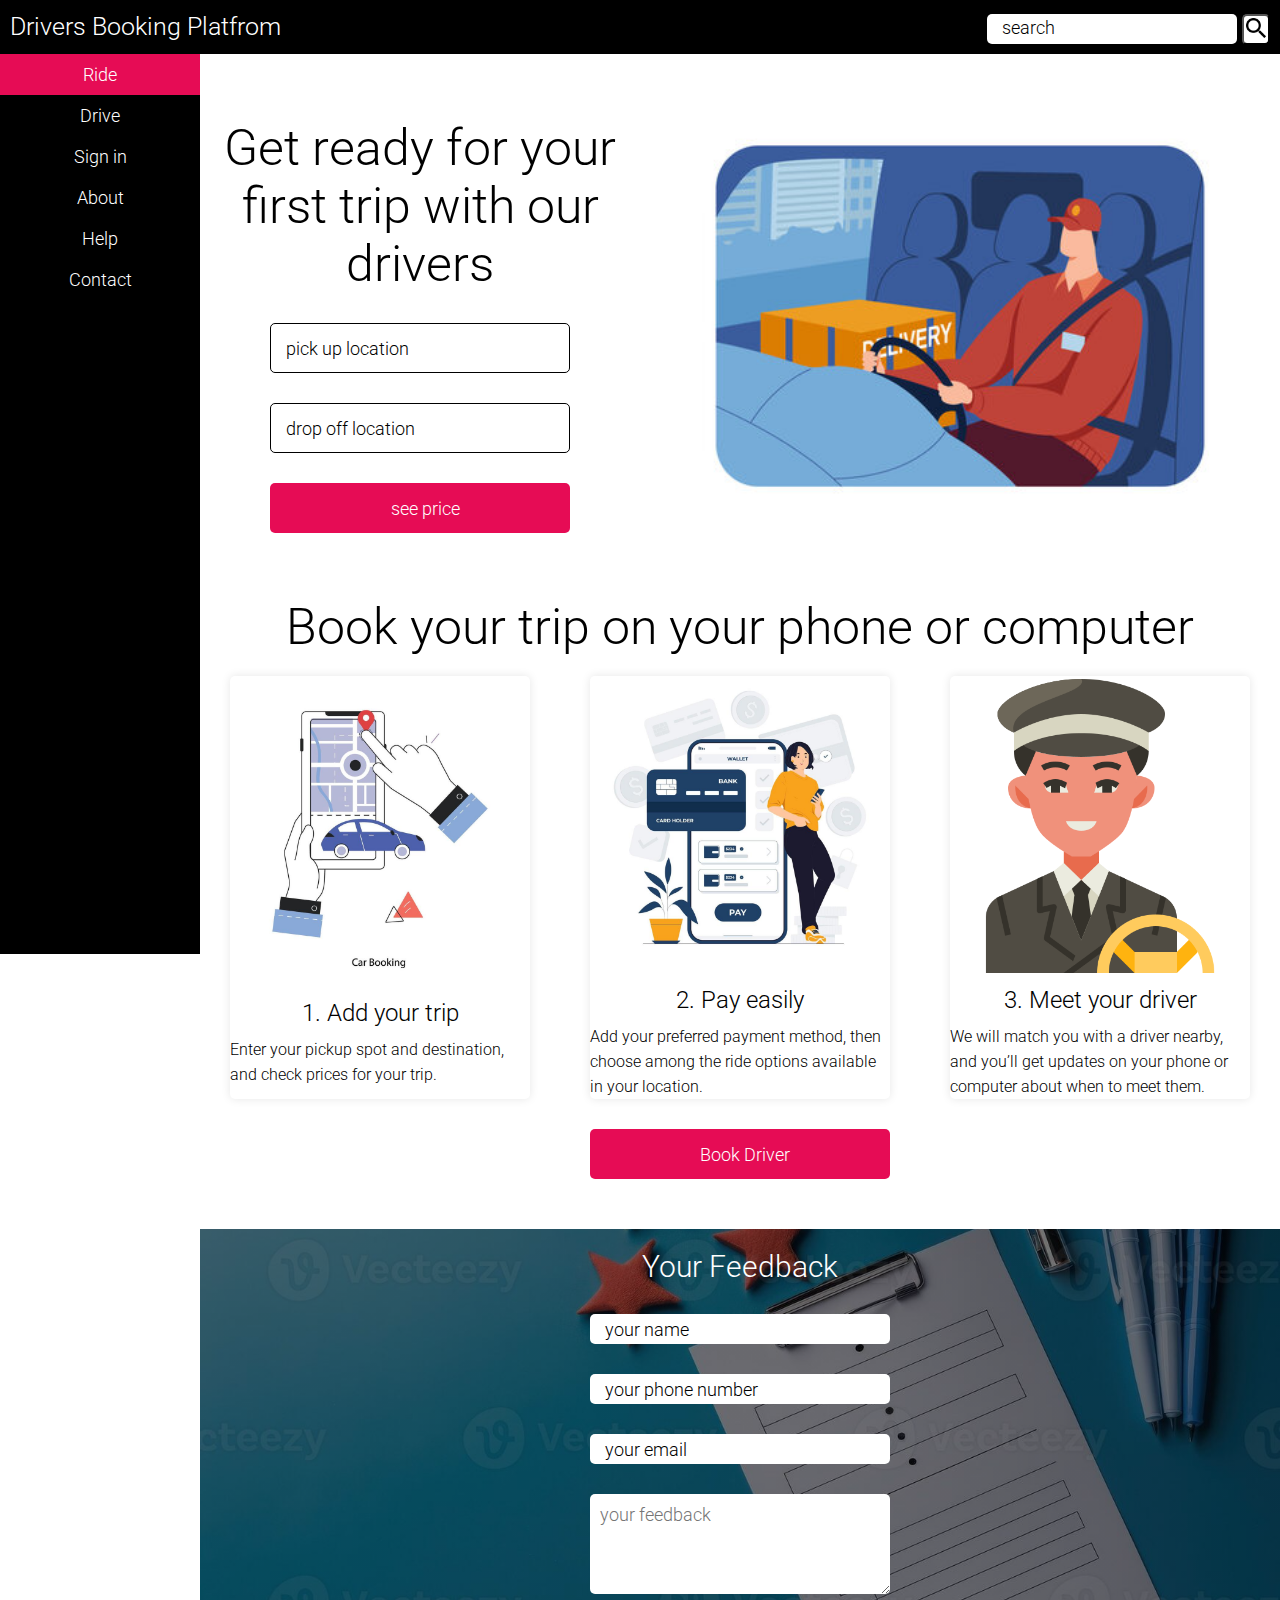
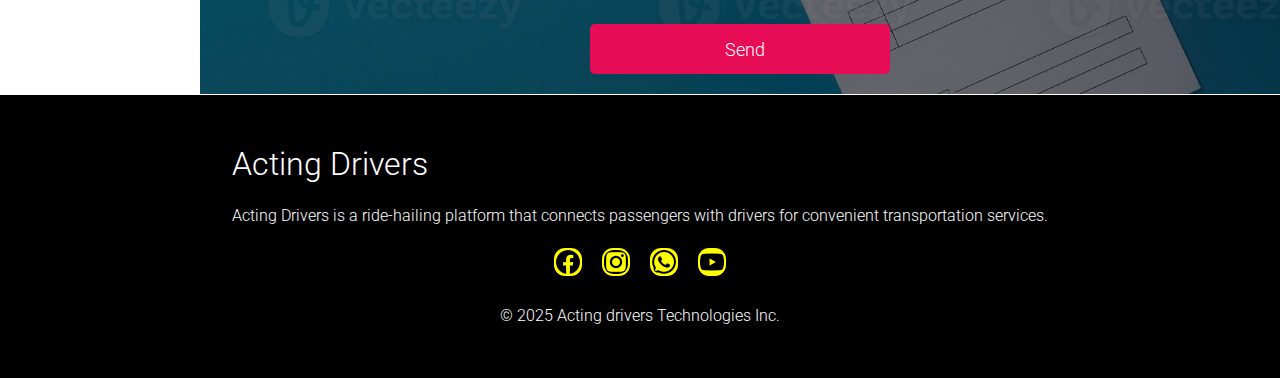
<file: main project/index.html>
<!DOCTYPE html>
<html lang="en">
<head>
    <meta charset="UTF-8">
    <meta name="viewport" content="width=device-width, initial-scale=1.0">
    <title>Acting Drivers</title>
    <link rel="stylesheet" href="index.css">
    <link rel="shortcut icon" href="./images/title-logo.jpg" type="image/x-icon">
</head>
<body>
    <nav>
        <h1>Drivers Booking Platfrom</h1>
        
        <div id="search-bar-div"><input id="search" type="text" placeholder="search"><button><img src="./icons/searching-magnifying-glass.png" alt="" id="search-icon"></button></div>
        <!-- <a href="">Login</a>
        <a href="">Rigister</a> -->
        
    </nav>
    <main>
        <section>
            <!-- <button id="menu-btn">Menu</button> -->
            <div id="list-menu">
                <a href="ride.html">Ride</a>
                <a href="drive.html">Drive</a>
                <a href="">Sign in</a>
                <a href="">About</a>
                <a href="">Help</a>
                <a href="">Contact</a>
            </div>
        </section>
        <section id="main-section">
            <div><h1>Get ready for your first trip with our drivers</h1>
            <input type="text" placeholder="pick up location">
            <input type="text" placeholder="drop off location">
            <button>see price</button></div>
        <div><img src="./images/driving.jpg" alt="" id="banner"></div>
        </section>
        <section id="section-2">
            <h1>Book your trip on your phone or computer</h1>
            <div id="card-div">
                <div class="card"><img src="./images/add-booking.jpg" alt=""><h2>1. Add your trip</h2><p>Enter your pickup spot and destination, and check prices for your trip.</p></div>
                <div class="card"><img src="./images/payment-img.jpg" alt=""><h2>2. Pay easily</h2><p>Add your preferred payment method, then choose among the ride options available in your location.</p></div>
                <div class="card"><img src="./images/driver.png" alt=""><h2>3. Meet your driver</h2><p> We will match you with a driver nearby, and you&#x2019;ll get updates on your phone or computer about when to meet them.</p></div>

            </div>
            <button id="book-btn">Book Driver</button>
         </section>
         <section id="section-3">
            <h1>Your Feedback</h1>
            <input type="text" placeholder="your name">
            <input type="tel" placeholder="your phone number">
            <input type="email" placeholder="your email">
            <textarea name="" id="feedback-area" cols="40" rows="5" placeholder="your feedback"></textarea>
            <button id="feedback-btn">Send</button>

    </main>
    <footer>

        <div id="footer-div">
            <h1>Acting Drivers</h1>
            <p>Acting Drivers is a ride-hailing platform that connects passengers with drivers for convenient transportation services.</p>
        </div>
        <div id="social-media-div">
            <p><img src="./icons/facebook.png" alt=""></p>
            <p><img src="./icons/instagram.png" alt=""></p>
            <p><img src="./icons/whatsapp.png" alt=""></p>
            <p><img src="./icons/youtube.png" alt=""></p>
        
        </div>
        <p>© 2025 Acting drivers Technologies Inc.</p>
    </footer>
    <script src="index.js"></script>
</body>
</html>
</file>
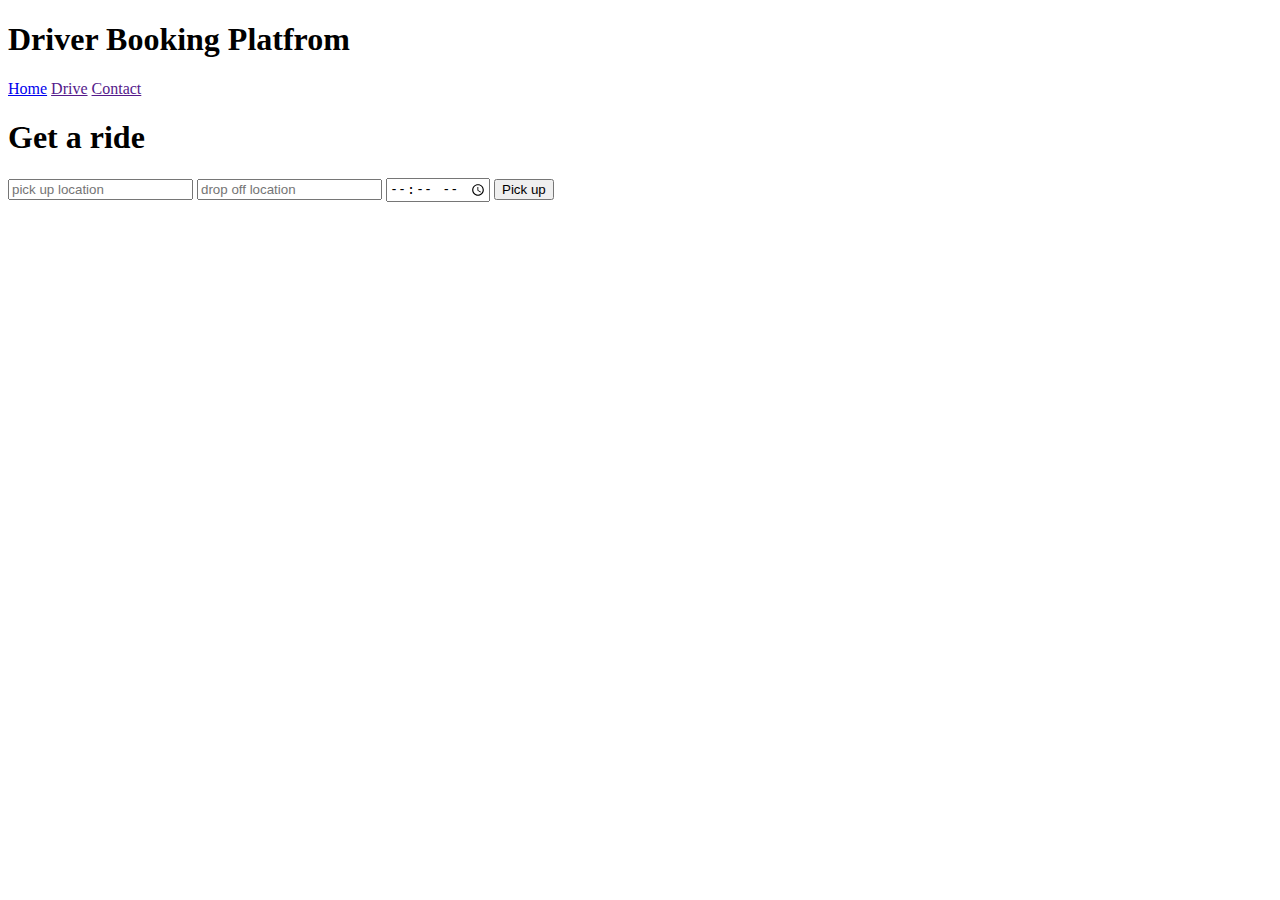
<file: main project/ride.html>
<!DOCTYPE html>
<html lang="en">
<head>
    <meta charset="UTF-8">
    <meta name="viewport" content="width=device-width, initial-scale=1.0">
    <title>Ride with AD</title>
</head>
<body>
    <nav>
        <h1>Driver Booking Platfrom</h1>
        <div>
            <a href="index.html">Home</a>
            <a href="">Drive</a>
            <a href="">Contact</a>
        </div>
    </nav>
    <main>
        <section id="sec-1">
            <h1>Get a ride</h1>
            <input type="text" placeholder="pick up location">
            <input type="text" placeholder="drop off location">
            <input type="time" placeholder="pickup time">
            <button>Pick up</button>

        </section>
        <section id="sec-2"></section>
    </main>
    
</body>
</html>
</file>
<file: main project/index.css>
@import url('https://fonts.googleapis.com/css2?family=JetBrains+Mono:ital,wght@0,100..800;1,100..800&family=Open+Sans:ital,wght@0,300..800;1,300..800&family=Playwrite+IT+Moderna:wght@100..400&family=Roboto:ital,wght@0,100..900;1,100..900&display=swap');


:root{
    --redorange:rgb(230, 12, 85);
    --skyblue:rgb(96, 148, 243);
    --f-family: "Roboto", cursive;

}

*{
    margin: 0;
    padding: 0;
    box-sizing: border-box;
    scroll-behavior: smooth;
    font-family: var(--f-family);
    font-weight: 300;
    /* scrollbar-width: none; */
}
p{
    line-height: 25px;
}

/* ----------navbar----------------------------------- */

input::placeholder{
    color: black;
    font-family: var(--f-family);
    font-weight: 300;
    font-size: 18px;
    padding: 5px;
}

nav{
    /* background-color: black; */
    display: flex;
    width: 100%;
    flex-direction: row;
    align-items: center;
    justify-content: space-between;
    background-color: black;
    padding: 10px;
    position: fixed;
}
nav a{
    text-decoration: none;
    font-family: var(--f-family);
    font-weight: 800;
    font-size: 15px;
    color: white;
    border: 1px solid black;
    border-radius: 5px;
    /* background-color: var(--redorange); */
    padding: 6px;
}
nav a:hover{
    border: 1px solid white;
}
nav h1{
    font-family: var(--f-family);
    font-weight: 300;
    font-size: 25px;
    color: white;

}
#menu-btn{
    display: none;
    background-color:var(--redorange);
    position: absolute;
    width: 100%;
    padding: 3px;
    font-family: var(--f-family);
    font-size: 15px;
    color: white;
    border: none;
    
}
nav #search-bar-div{
    /* width: 100%; */
    height: 100%;
}
#search-icon{
    height: 20px;
    width: 20px;
    position: relative;
    /* top: 5px; */
}
#search-bar-div button{
    background-color: white;
    /* height: 100%; */
    /* width: 100%; */
    padding: 2px;
    border-radius: 5px;
    margin-left: 5px;
    position: relative;
    top: 4px;
    /* margin-top: 5px; */
    
}

#search{
    border: none;
    border-radius: 5px;
    width: 250px;
    font-family: var(--f-family);
    font-size: 16px;
    font-weight: 300;
    height: 30px;
    outline: none;
    padding-left: 10px;
}


/* ------list menu----------- */

#list-menu{
    display: flex;
    flex-direction: column;
    justify-content: start;
    align-items: center;
    /* padding: 10px; */
    /* gap: 10px; */
    background-color: black;
    position: fixed;
    top:54px;
    width: 200px;
    height: 100%;
}
#list-menu a:first-child{
    background-color: var(--redorange);
}
#list-menu a{
    text-decoration: none;
    font-family: var(--f-family);
    color: white;
    /* height: 50px; */
    width: 100%;
    transition: all 0.5s ease-in;
    padding: 10px;
    text-align: center;
    /* border-radius: 5px; */
    font-size: 18px;
    font-weight: 300;
}
#list-menu a:hover{
    background-color:var(--redorange);

}
main{
    display: flex;
    flex-direction: row;
    flex-wrap: wrap;
    }
#main-section{
    display: flex;
    flex-direction: row;
    /* flex-wrap: wrap; */
    justify-content: space-around;
    align-items: center;
    /* background-color: rgb(129, 111, 129); */
    width:100%;
    margin-left: 200px;
    margin-top: 54px;  
}
#main-section h1{
    font-family: var(--f-family);
    font-weight: 300;
    font-size: 50px;
    color: black;
    /* width: 100%; */
    margin-top: 20px;
    text-align: center;
}
#banner{
    width: 600px;
}
#main-section div{
    display: flex;
    gap: 20px;
    flex-direction: column;
    justify-content: center;
    align-items: center;
    padding: 20px;

}
#main-section div input, #main-section div button{
    width: 300px;
    height: 50px;
    border-radius: 5px;
    border: 1px solid black;
    font-family: var(--f-family);
    font-size: 18px;
    font-weight: 300;
    padding-left: 10px;
    margin-top: 10px;
}
#main-section div button{
    background-color: var(--redorange);
    color: white;
    font-weight: 300;
    cursor: pointer;
    border: none;
}


#section-2{
    display: flex;
    flex-direction: column;
    justify-content: space-around;
    align-items: center;
    width: 100%;
    /* background-color: brown; */
    margin-top: 20px;
    margin-left: 200px;
}
.card{
    display: flex;
    flex-direction: column;
    justify-content: center;
    align-items: center;
    width: 300px;
    /* height: 400px; */
    background-color: white;
    border-radius: 5px;
    box-shadow: 0px 0px 10px rgba(0, 0, 0, 0.1);
    margin-bottom: 20px;
    /* overflow: hidden; */
    gap: 10px;
}
#card-div{
    margin-top: 20px;   
   display: flex;
   flex-direction: row; 
    justify-content: space-around;
    /* background-color: yellowgreen; */
    width: 100%;
}
.card img{
    width: 100%;
    height: 300px;
    border-radius: 5px 5px 0px 0px;
    /* object-fit: cover; */
}
#section-2 h1{
    font-family: var(--f-family);
    font-weight: 300;
    font-size: 50px;
    color: black;
    /* width: 100%; */
    /* margin-top: 20px; */
    text-align: center;
}

#book-btn{
    width: 300px;
    height: 50px;
    border-radius: 5px;
    border: none;
    color: white;
    background-color: var(--redorange);
    font-family: var(--f-family);
    font-size: 18px;
    font-weight: 300;
    padding-left: 10px;
    margin-top: 10px;
}
footer{
    position: relative;
    z-index: 1001;

    background-color: black;
    color: white;
    padding: 50px;
    display: flex;
    flex-direction: column;
    justify-content: center;
    align-items: center;
    gap: 20px;
    border-top: 1px solid white;
    
}
#footer-div h1{
    padding-bottom: 20px;
}
#social-media-div{
    display: flex;
    flex-direction: row;
    justify-content: start;
    align-items: center;
    gap: 20px;
    /* background-color: white; */
    /* width: 100%; */
    /* background-color: chocolate; */
}


#social-media-div p img{
    padding: 2px;
    border-radius: 40%;
    background-color: yellow;
}
button:hover{
    cursor: pointer;
    border: none;
    outline: none;
}

#section-3{
    display: flex;
    flex-direction: column;
    padding: 20px;
    justify-content: center;
    align-items: center;
    width: 100%;
    background-image: linear-gradient(rgba(0, 0, 0, 0.5)), url("./images/feedback-bg3.jpg");
    background-size: cover;
    background-position: center;
    background-repeat: no-repeat;
    margin-top: 50px;
    gap: 20px;
    margin-left: 200px;
}
#section-3 h1{
    font-family: var(--f-family);
    font-weight: 300;
    font-size: 30px;
    color: white;
    /* width: 100%; */
    /* margin-top: 20px; */
    text-align: center;
}
#section-3 input,textarea{
    width: 300px;
    height: 30px;
    border-radius: 5px;
    border: none;
    font-family: var(--f-family);
    font-size: 18px;
    font-weight: 300;
    padding-left: 10px;
    margin-top: 10px;
}
#section-3 textarea{
height: 100px;
scrollbar-width: none;
padding: 10px;

}

#section-3 button{
    width: 300px;
    height: 50px;
    border-radius: 5px;
    border: none;
    outline: none;
    color: white;
    background-color: var(--redorange);
    font-family: var(--f-family);
    font-size: 18px;
    font-weight: 300;
    padding-left: 10px;
    margin-top: 10px;
    

}

/* --------------responsive navbar-------------- */

@media screen and (max-width: 732px) {
    
    #list-menu{
        display: flex;
        flex-direction: row;
        justify-content: start;
        align-items: center;
        /* padding: 10px; */
        /* gap: 10px; */
        background-color: black;
        position: fixed;
        top:94px;
        width: 100%;
        height: 50px;
        /* height: 100%; */
    }
    #main-section{
        margin-left: 0px;
        justify-content: center;
        flex-wrap: wrap;

    }

    #banner{
        width: 400px;
        margin-top: -30px;
    }
    nav{
        flex-direction: column;
        gap: 10px;
    }
    #section-2,#section-3{
        margin-left: 0px;
    }
    #card-div{
        flex-direction: column;
        justify-content: center;
        align-items: center;
    }
    
}
</file>
